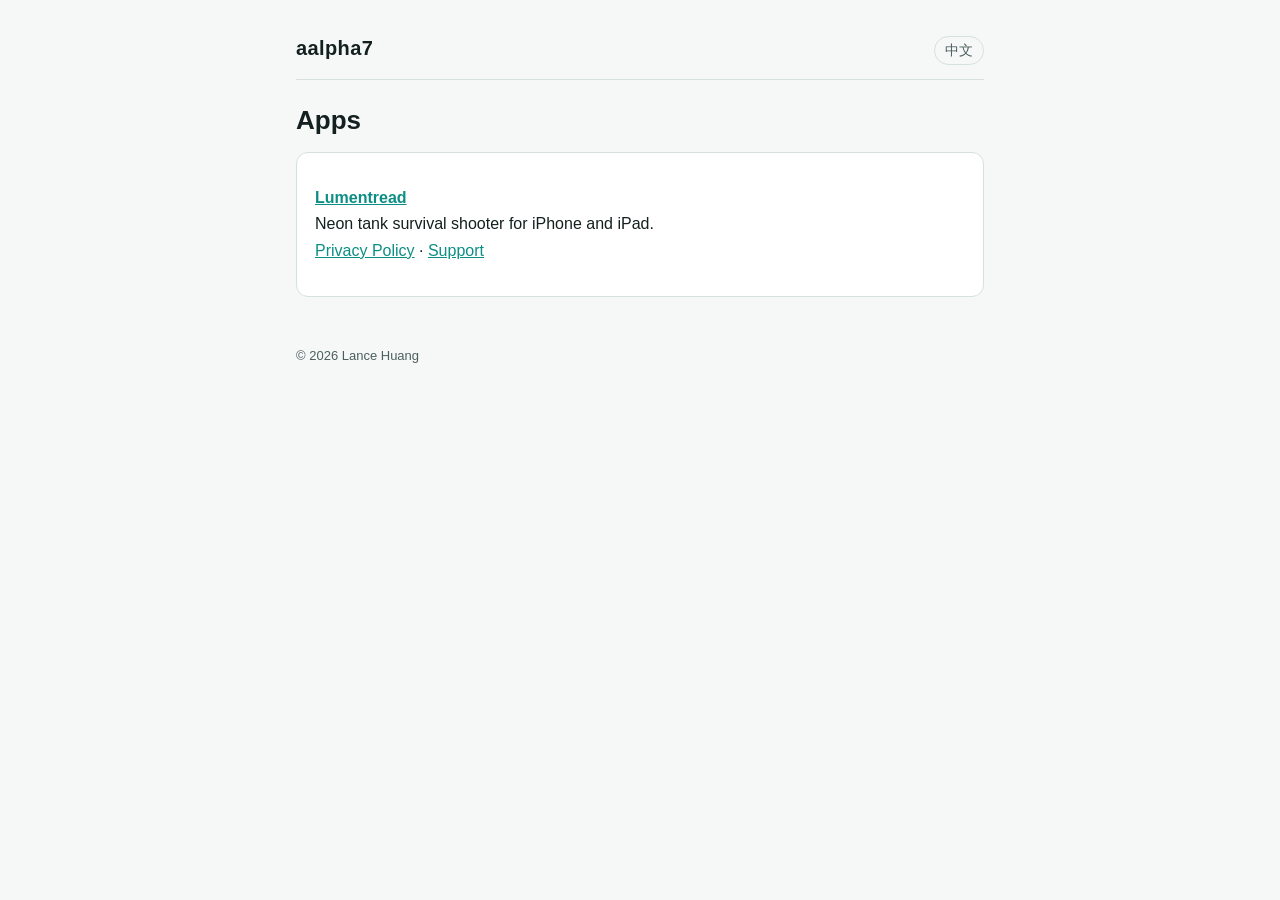
<file: index.html>
<!doctype html>
<html lang="en">
<head><meta charset="utf-8"><meta name="viewport" content="width=device-width, initial-scale=1"><title>aalpha7 apps</title><link rel="stylesheet" href="style.css"></head>
<body><main>
<header><a class="name" href="./">aalpha7</a><nav></nav><a class="switch" href="zh/" lang="zh-CN">中文</a></header>
<h1>Apps</h1>
<div class="card">
<p><a href="lumentread/"><b>Lumentread</b></a><br>Neon tank survival shooter for iPhone and iPad.<br><a href="lumentread/privacy.html">Privacy Policy</a> · <a href="lumentread/support.html">Support</a></p>
</div>
<footer>© 2026 Lance Huang</footer>
</main></body></html>
</file>
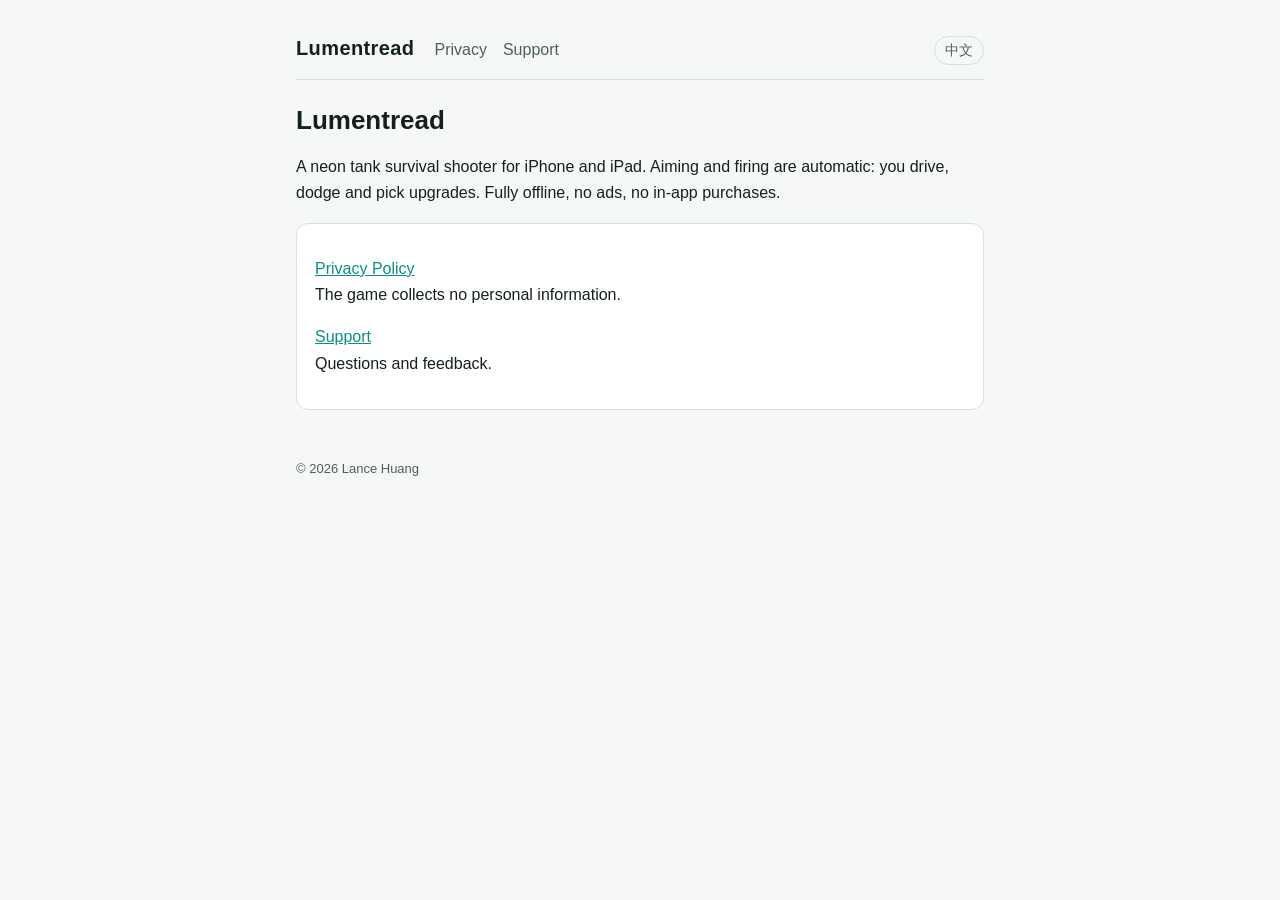
<file: lumentread/index.html>
<!doctype html>
<html lang="en">
<head><meta charset="utf-8"><meta name="viewport" content="width=device-width, initial-scale=1"><title>Lumentread</title><link rel="stylesheet" href="../style.css"></head>
<body><main>
<header><a class="name" href="./">Lumentread</a><nav><a href="privacy.html">Privacy</a><a href="support.html">Support</a></nav><a class="switch" href="zh/" lang="zh-CN">中文</a></header>
<h1>Lumentread</h1>
<p>A neon tank survival shooter for iPhone and iPad. Aiming and firing are automatic: you drive, dodge and pick upgrades. Fully offline, no ads, no in-app purchases.</p>
<div class="card">
<p><a href="privacy.html">Privacy Policy</a><br>The game collects no personal information.</p>
<p><a href="support.html">Support</a><br>Questions and feedback.</p>
</div>
<footer>© 2026 Lance Huang</footer>
</main></body></html>
</file>
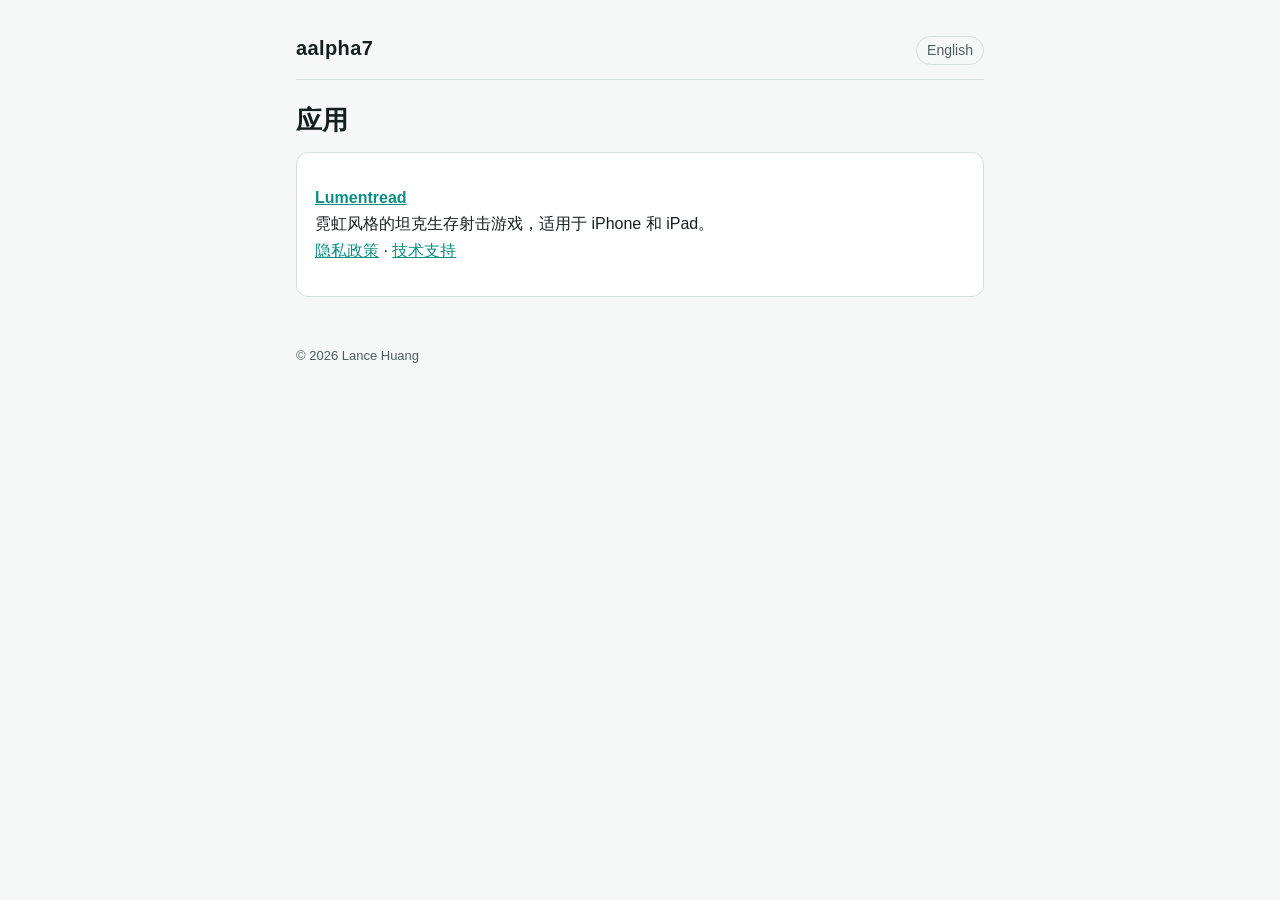
<file: zh/index.html>
<!doctype html>
<html lang="zh-CN">
<head><meta charset="utf-8"><meta name="viewport" content="width=device-width, initial-scale=1"><title>aalpha7 应用</title><link rel="stylesheet" href="../style.css"></head>
<body><main>
<header><a class="name" href="./">aalpha7</a><nav></nav><a class="switch" href="../" lang="en">English</a></header>
<h1>应用</h1>
<div class="card">
<p><a href="../lumentread/zh/"><b>Lumentread</b></a><br>霓虹风格的坦克生存射击游戏，适用于 iPhone 和 iPad。<br><a href="../lumentread/zh/privacy.html">隐私政策</a> · <a href="../lumentread/zh/support.html">技术支持</a></p>
</div>
<footer>© 2026 Lance Huang</footer>
</main></body></html>
</file>
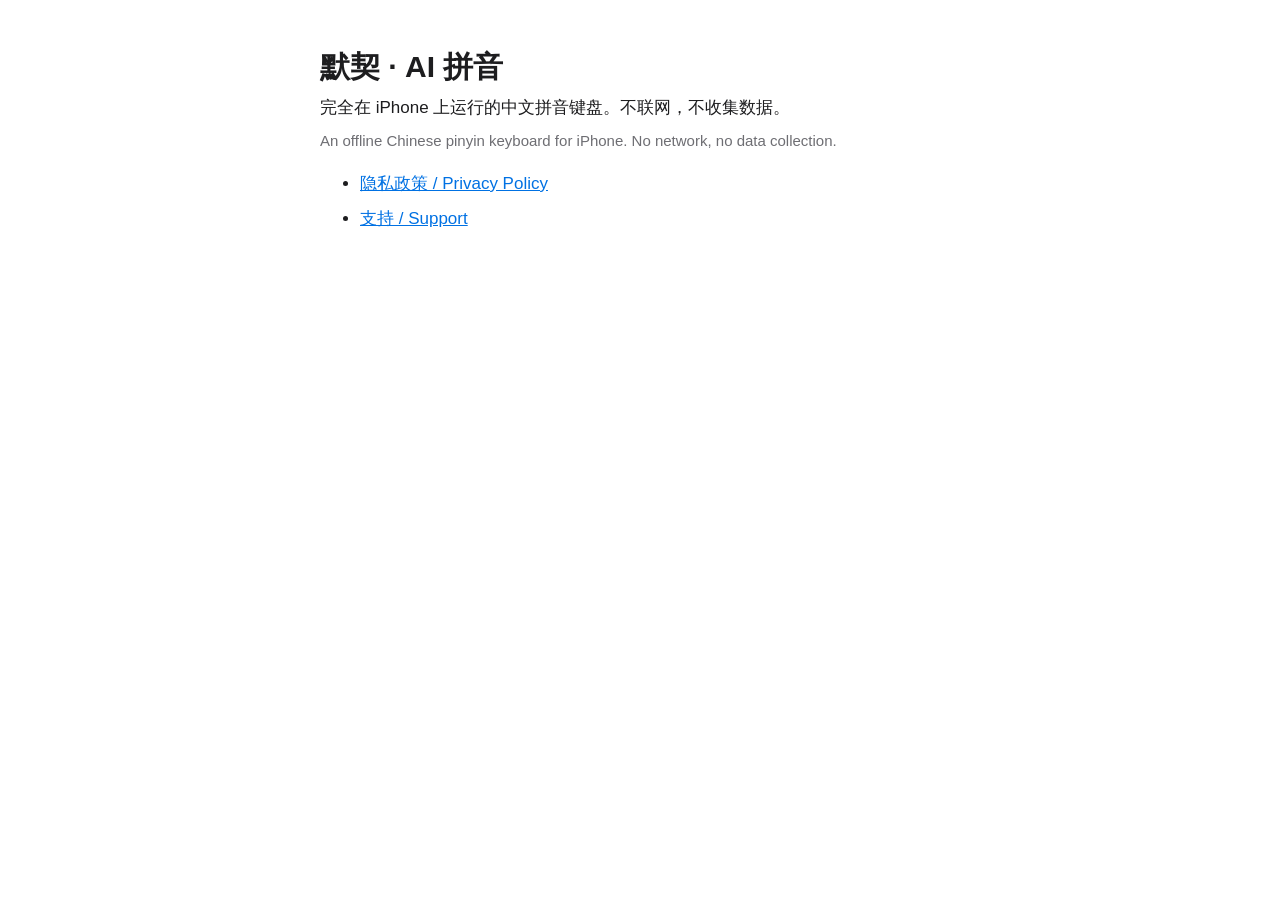
<file: zhime/index.html>
<!DOCTYPE html>
<html lang="zh-Hans">
<head>
<meta charset="utf-8">
<meta name="viewport" content="width=device-width, initial-scale=1">
<title>默契 · AI 拼音</title>
<link rel="stylesheet" href="style.css">
</head>
<body>
<main>
<h1>默契 · AI 拼音</h1>
<p>完全在 iPhone 上运行的中文拼音键盘。不联网，不收集数据。</p>
<p class="muted">An offline Chinese pinyin keyboard for iPhone. No network, no data collection.</p>
<ul>
<li><a href="privacy.html">隐私政策 / Privacy Policy</a></li>
<li><a href="support.html">支持 / Support</a></li>
</ul>
</main>
</body>
</html>
</file>
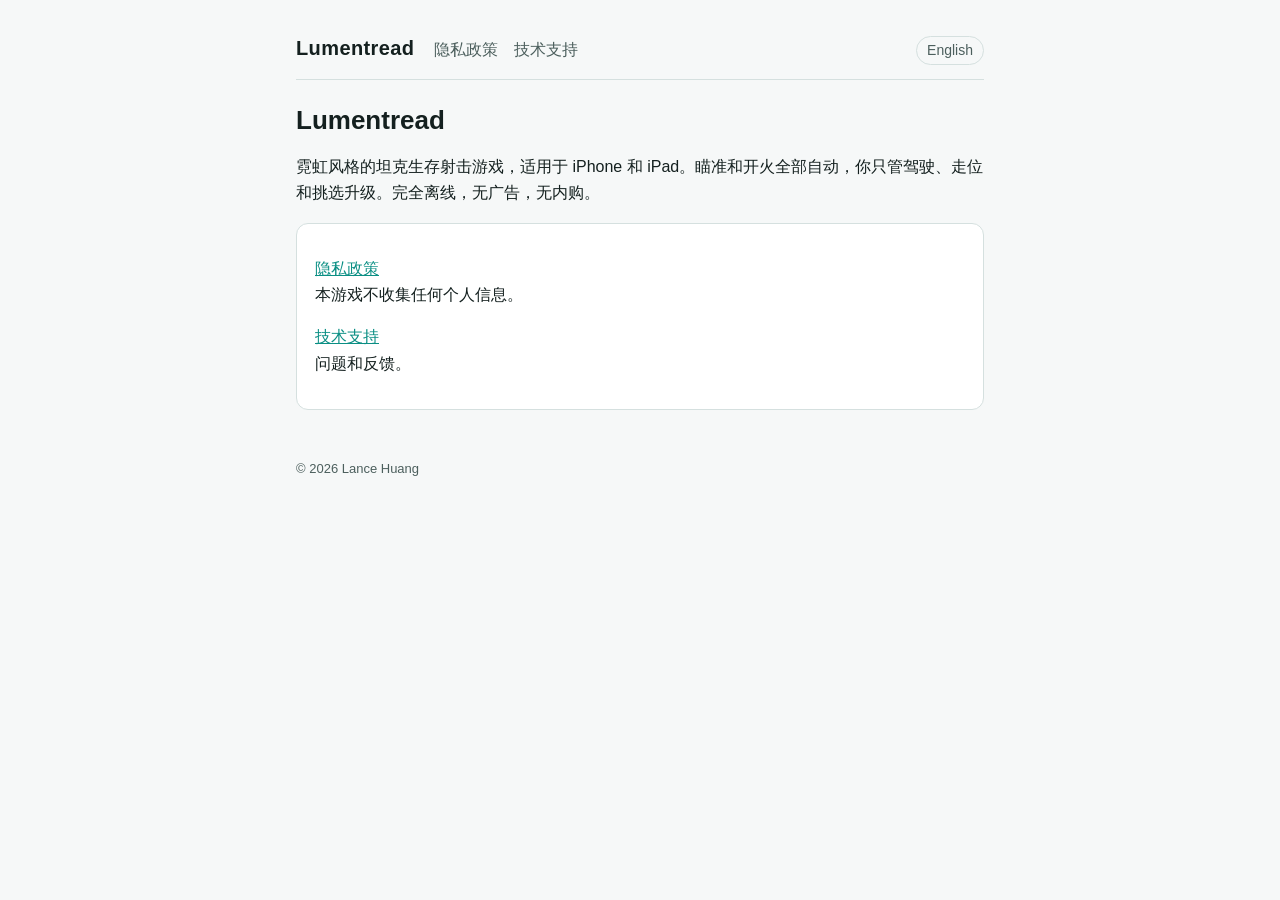
<file: lumentread/zh/index.html>
<!doctype html>
<html lang="zh-CN">
<head><meta charset="utf-8"><meta name="viewport" content="width=device-width, initial-scale=1"><title>Lumentread</title><link rel="stylesheet" href="../../style.css"></head>
<body><main>
<header><a class="name" href="./">Lumentread</a><nav><a href="privacy.html">隐私政策</a><a href="support.html">技术支持</a></nav><a class="switch" href="../" lang="en">English</a></header>
<h1>Lumentread</h1>
<p>霓虹风格的坦克生存射击游戏，适用于 iPhone 和 iPad。瞄准和开火全部自动，你只管驾驶、走位和挑选升级。完全离线，无广告，无内购。</p>
<div class="card">
<p><a href="privacy.html">隐私政策</a><br>本游戏不收集任何个人信息。</p>
<p><a href="support.html">技术支持</a><br>问题和反馈。</p>
</div>
<footer>© 2026 Lance Huang</footer>
</main></body></html>
</file>
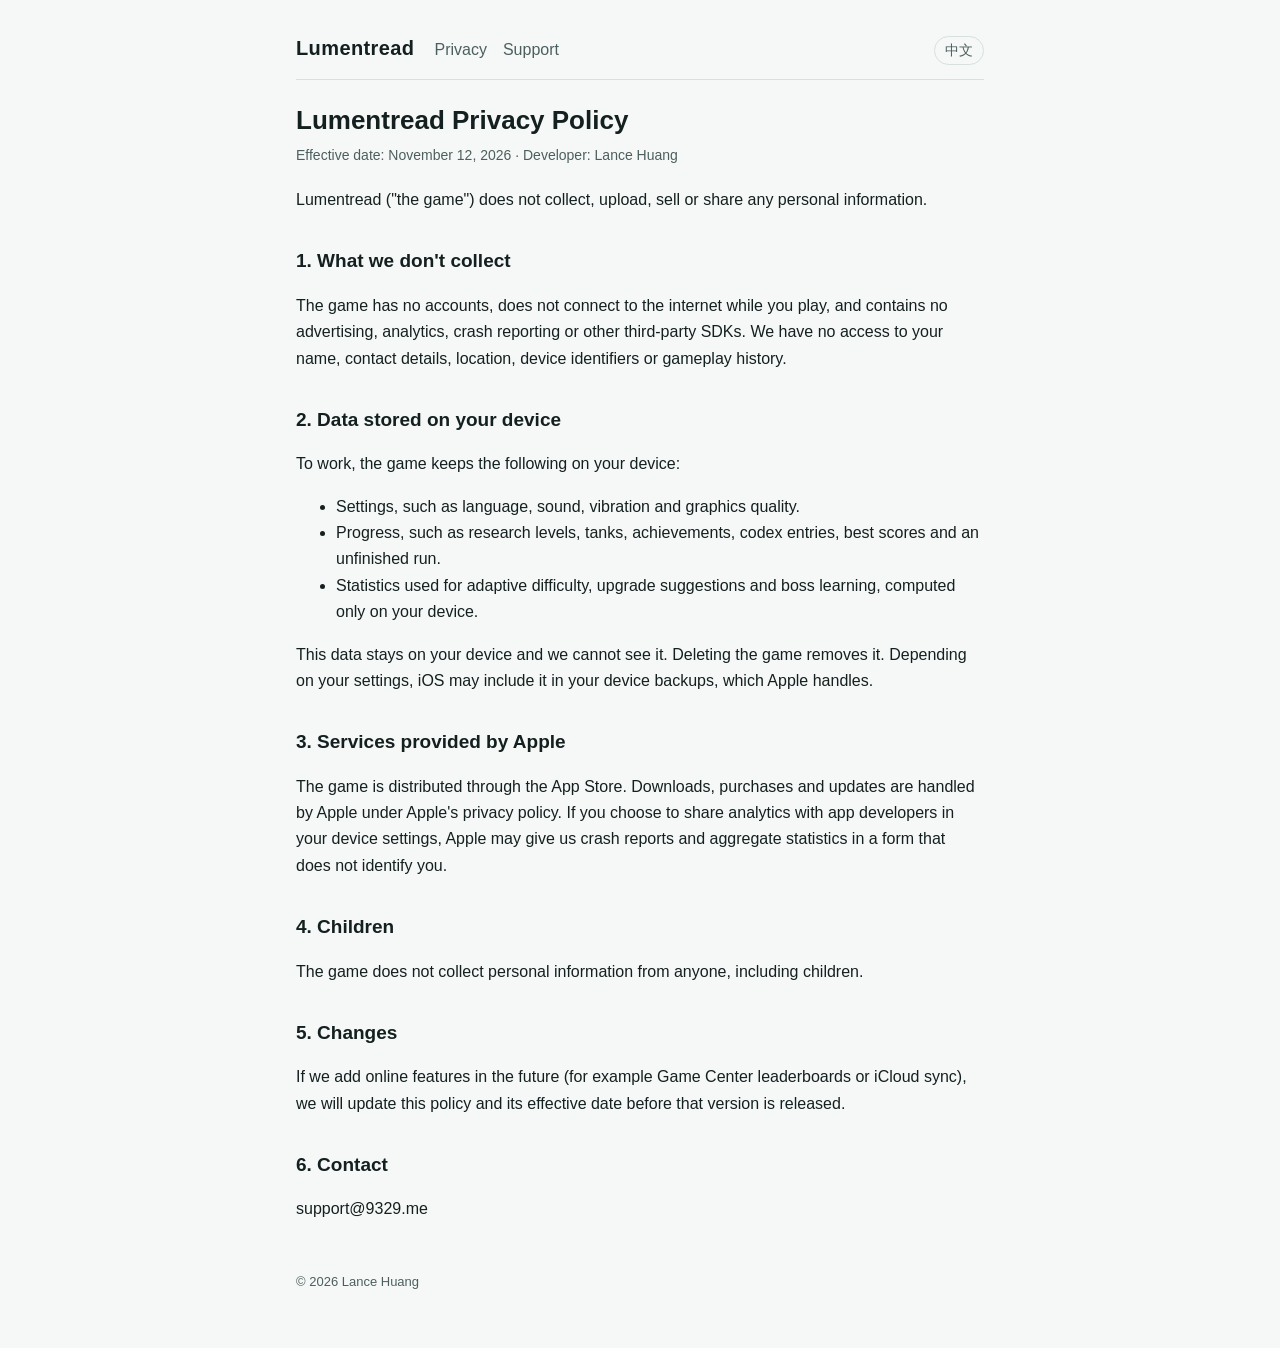
<file: lumentread/privacy.html>
<!doctype html>
<html lang="en">
<head><meta charset="utf-8"><meta name="viewport" content="width=device-width, initial-scale=1"><title>Lumentread Privacy Policy</title><link rel="stylesheet" href="../style.css"></head>
<body><main>
<header><a class="name" href="./">Lumentread</a><nav><a href="privacy.html">Privacy</a><a href="support.html">Support</a></nav><a class="switch" href="zh/privacy.html" lang="zh-CN">中文</a></header>
<h1>Lumentread Privacy Policy</h1>
<p class="meta">Effective date: November 12, 2026 · Developer: Lance Huang</p>
<p>Lumentread ("the game") does not collect, upload, sell or share any personal information.</p>
<h2>1. What we don't collect</h2>
<p>The game has no accounts, does not connect to the internet while you play, and contains no advertising, analytics, crash reporting or other third-party SDKs. We have no access to your name, contact details, location, device identifiers or gameplay history.</p>
<h2>2. Data stored on your device</h2>
<p>To work, the game keeps the following on your device:</p>
<ul>
<li>Settings, such as language, sound, vibration and graphics quality.</li>
<li>Progress, such as research levels, tanks, achievements, codex entries, best scores and an unfinished run.</li>
<li>Statistics used for adaptive difficulty, upgrade suggestions and boss learning, computed only on your device.</li>
</ul>
<p>This data stays on your device and we cannot see it. Deleting the game removes it. Depending on your settings, iOS may include it in your device backups, which Apple handles.</p>
<h2>3. Services provided by Apple</h2>
<p>The game is distributed through the App Store. Downloads, purchases and updates are handled by Apple under Apple's privacy policy. If you choose to share analytics with app developers in your device settings, Apple may give us crash reports and aggregate statistics in a form that does not identify you.</p>
<h2>4. Children</h2>
<p>The game does not collect personal information from anyone, including children.</p>
<h2>5. Changes</h2>
<p>If we add online features in the future (for example Game Center leaderboards or iCloud sync), we will update this policy and its effective date before that version is released.</p>
<h2>6. Contact</h2>
<p>support@9329.me</p>
<footer>© 2026 Lance Huang</footer>
</main></body></html>
</file>
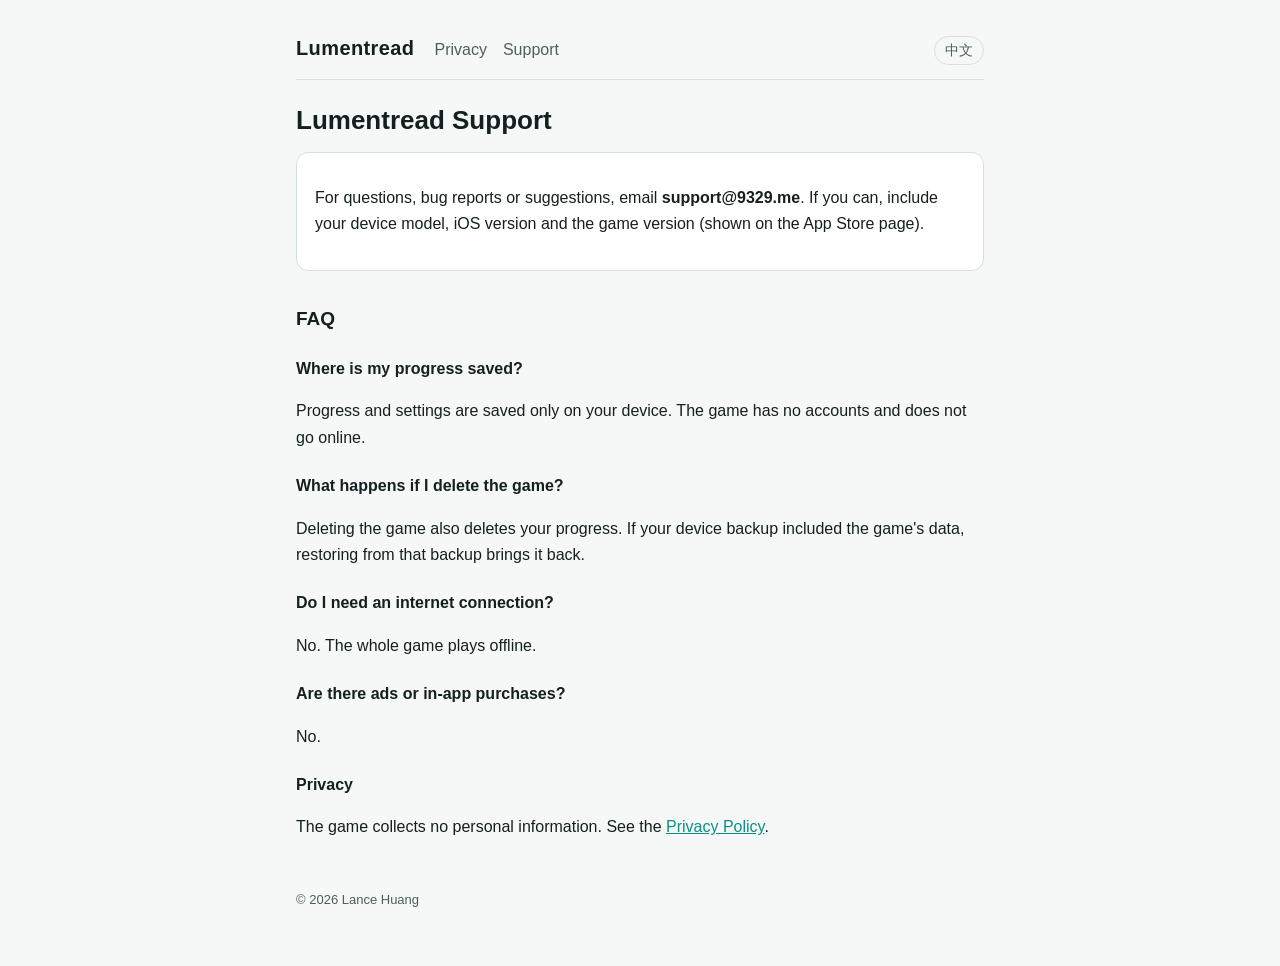
<file: lumentread/support.html>
<!doctype html>
<html lang="en">
<head><meta charset="utf-8"><meta name="viewport" content="width=device-width, initial-scale=1"><title>Lumentread Support</title><link rel="stylesheet" href="../style.css"></head>
<body><main>
<header><a class="name" href="./">Lumentread</a><nav><a href="privacy.html">Privacy</a><a href="support.html">Support</a></nav><a class="switch" href="zh/support.html" lang="zh-CN">中文</a></header>
<h1>Lumentread Support</h1>
<div class="card"><p>For questions, bug reports or suggestions, email <b>support@9329.me</b>. If you can, include your device model, iOS version and the game version (shown on the App Store page).</p></div>
<h2>FAQ</h2>
<h3>Where is my progress saved?</h3>
<p>Progress and settings are saved only on your device. The game has no accounts and does not go online.</p>
<h3>What happens if I delete the game?</h3>
<p>Deleting the game also deletes your progress. If your device backup included the game's data, restoring from that backup brings it back.</p>
<h3>Do I need an internet connection?</h3>
<p>No. The whole game plays offline.</p>
<h3>Are there ads or in-app purchases?</h3>
<p>No.</p>
<h3>Privacy</h3>
<p>The game collects no personal information. See the <a href="privacy.html">Privacy Policy</a>.</p>
<footer>© 2026 Lance Huang</footer>
</main></body></html>
</file>
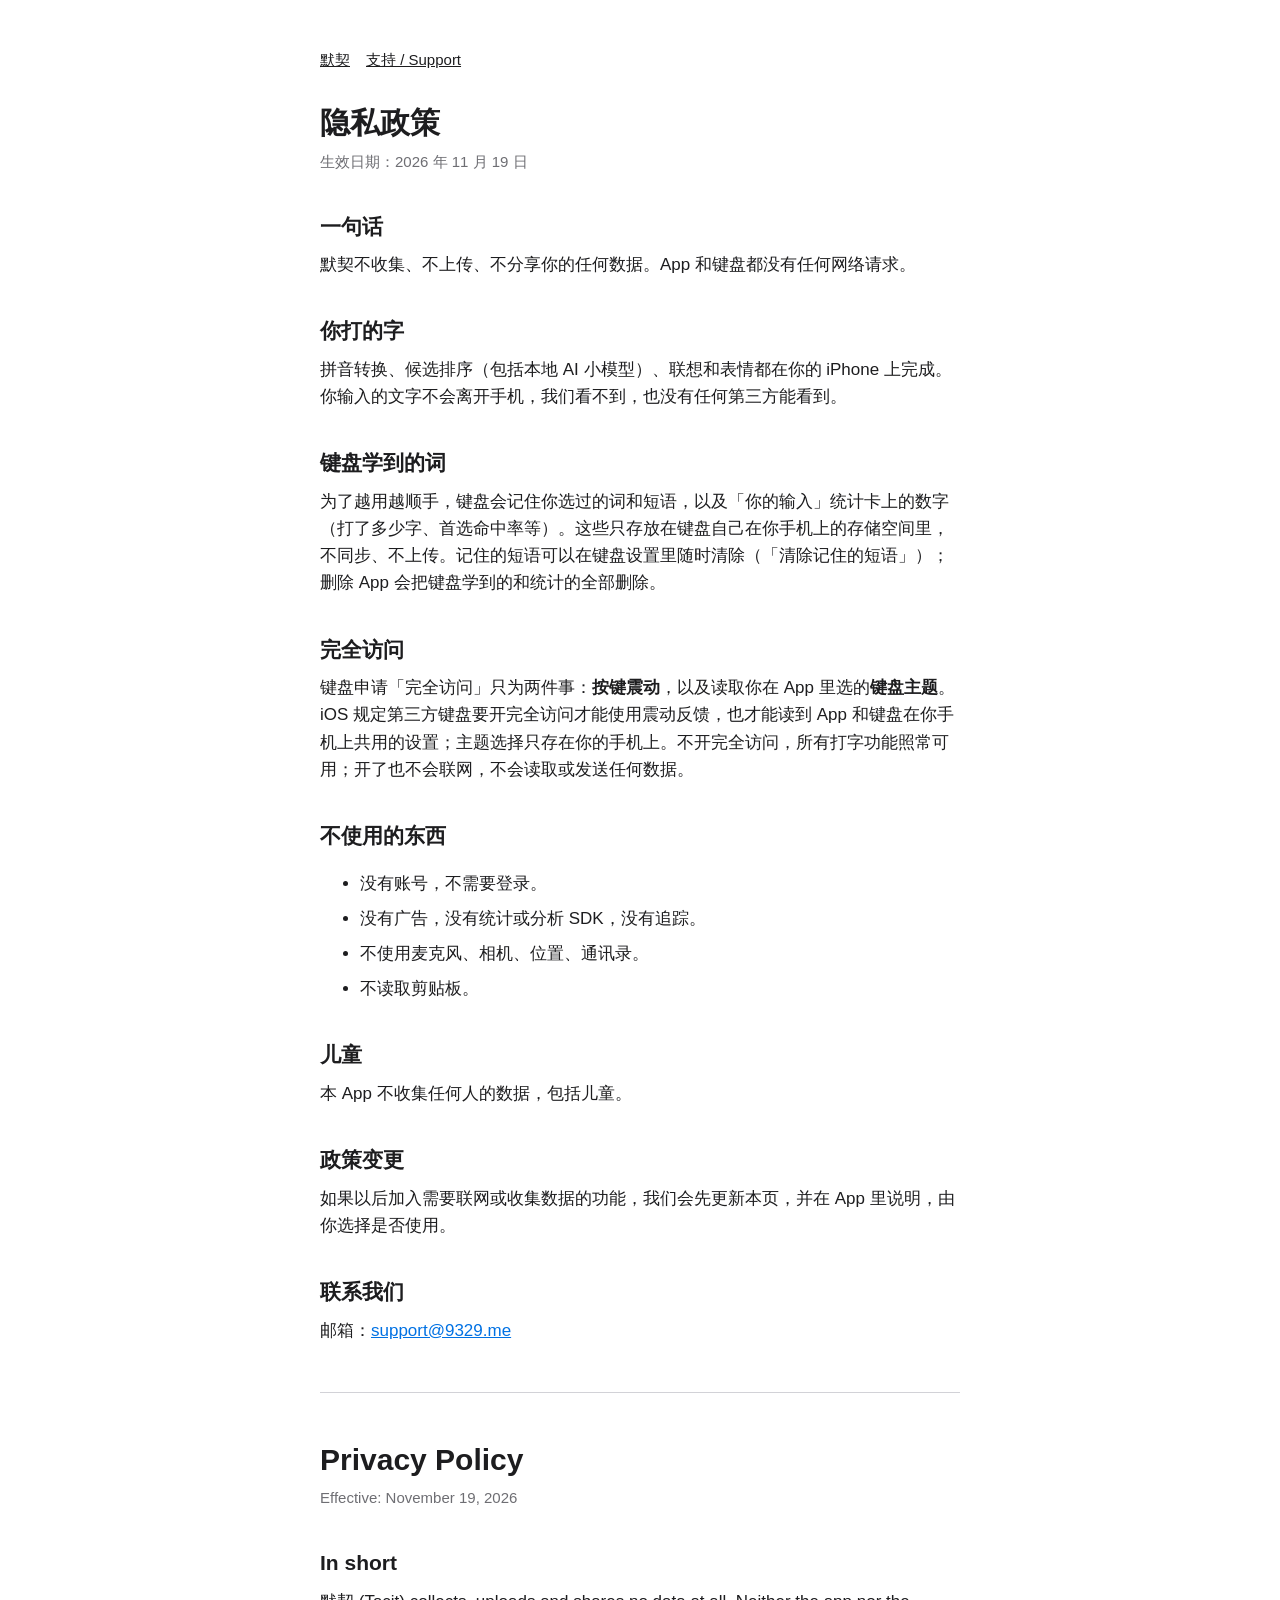
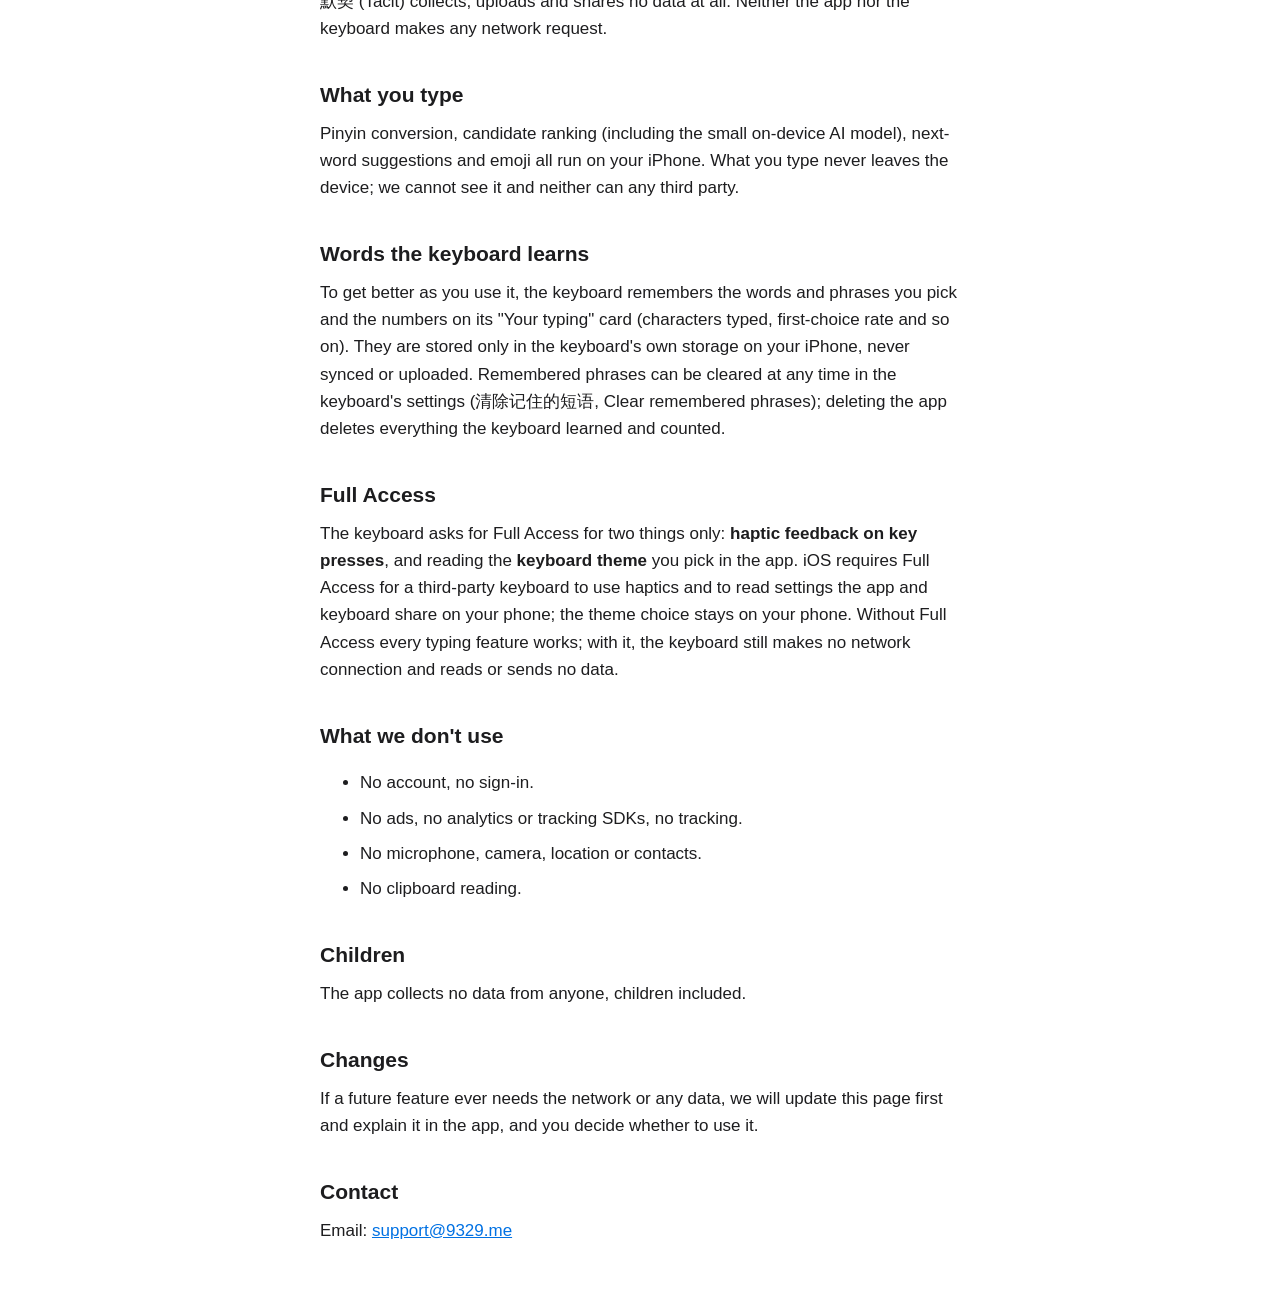
<file: zhime/privacy.html>
<!DOCTYPE html>
<html lang="zh-Hans">
<head>
<meta charset="utf-8">
<meta name="viewport" content="width=device-width, initial-scale=1">
<title>隐私政策 · Privacy Policy</title>
<link rel="stylesheet" href="style.css">
</head>
<body>
<main>
<nav><a href="index.html">默契</a><a href="support.html">支持 / Support</a></nav>

<h1>隐私政策</h1>
<p class="muted">生效日期：2026 年 11 月 19 日</p>

<h2>一句话</h2>
<p>默契不收集、不上传、不分享你的任何数据。App 和键盘都没有任何网络请求。</p>

<h2>你打的字</h2>
<p>拼音转换、候选排序（包括本地 AI 小模型）、联想和表情都在你的 iPhone 上完成。你输入的文字不会离开手机，我们看不到，也没有任何第三方能看到。</p>

<h2>键盘学到的词</h2>
<p>为了越用越顺手，键盘会记住你选过的词和短语，以及「你的输入」统计卡上的数字（打了多少字、首选命中率等）。这些只存放在键盘自己在你手机上的存储空间里，不同步、不上传。记住的短语可以在键盘设置里随时清除（「清除记住的短语」）；删除 App 会把键盘学到的和统计的全部删除。</p>

<h2>完全访问</h2>
<p>键盘申请「完全访问」只为两件事：<strong>按键震动</strong>，以及读取你在 App 里选的<strong>键盘主题</strong>。iOS 规定第三方键盘要开完全访问才能使用震动反馈，也才能读到 App 和键盘在你手机上共用的设置；主题选择只存在你的手机上。不开完全访问，所有打字功能照常可用；开了也不会联网，不会读取或发送任何数据。</p>

<h2>不使用的东西</h2>
<ul>
<li>没有账号，不需要登录。</li>
<li>没有广告，没有统计或分析 SDK，没有追踪。</li>
<li>不使用麦克风、相机、位置、通讯录。</li>
<li>不读取剪贴板。</li>
</ul>

<h2>儿童</h2>
<p>本 App 不收集任何人的数据，包括儿童。</p>

<h2>政策变更</h2>
<p>如果以后加入需要联网或收集数据的功能，我们会先更新本页，并在 App 里说明，由你选择是否使用。</p>

<h2>联系我们</h2>
<p>邮箱：<a href="mailto:support@9329.me">support@9329.me</a></p>

<hr>

<h1 lang="en">Privacy Policy</h1>
<div lang="en">
<p class="muted">Effective: November 19, 2026</p>

<h2>In short</h2>
<p>默契 (Tacit) collects, uploads and shares no data at all. Neither the app nor the keyboard makes any network request.</p>

<h2>What you type</h2>
<p>Pinyin conversion, candidate ranking (including the small on-device AI model), next-word suggestions and emoji all run on your iPhone. What you type never leaves the device; we cannot see it and neither can any third party.</p>

<h2>Words the keyboard learns</h2>
<p>To get better as you use it, the keyboard remembers the words and phrases you pick and the numbers on its "Your typing" card (characters typed, first-choice rate and so on). They are stored only in the keyboard's own storage on your iPhone, never synced or uploaded. Remembered phrases can be cleared at any time in the keyboard's settings (清除记住的短语, Clear remembered phrases); deleting the app deletes everything the keyboard learned and counted.</p>

<h2>Full Access</h2>
<p>The keyboard asks for Full Access for two things only: <strong>haptic feedback on key presses</strong>, and reading the <strong>keyboard theme</strong> you pick in the app. iOS requires Full Access for a third-party keyboard to use haptics and to read settings the app and keyboard share on your phone; the theme choice stays on your phone. Without Full Access every typing feature works; with it, the keyboard still makes no network connection and reads or sends no data.</p>

<h2>What we don't use</h2>
<ul>
<li>No account, no sign-in.</li>
<li>No ads, no analytics or tracking SDKs, no tracking.</li>
<li>No microphone, camera, location or contacts.</li>
<li>No clipboard reading.</li>
</ul>

<h2>Children</h2>
<p>The app collects no data from anyone, children included.</p>

<h2>Changes</h2>
<p>If a future feature ever needs the network or any data, we will update this page first and explain it in the app, and you decide whether to use it.</p>

<h2>Contact</h2>
<p>Email: <a href="mailto:support@9329.me">support@9329.me</a></p>
</div>
</main>
</body>
</html>
</file>
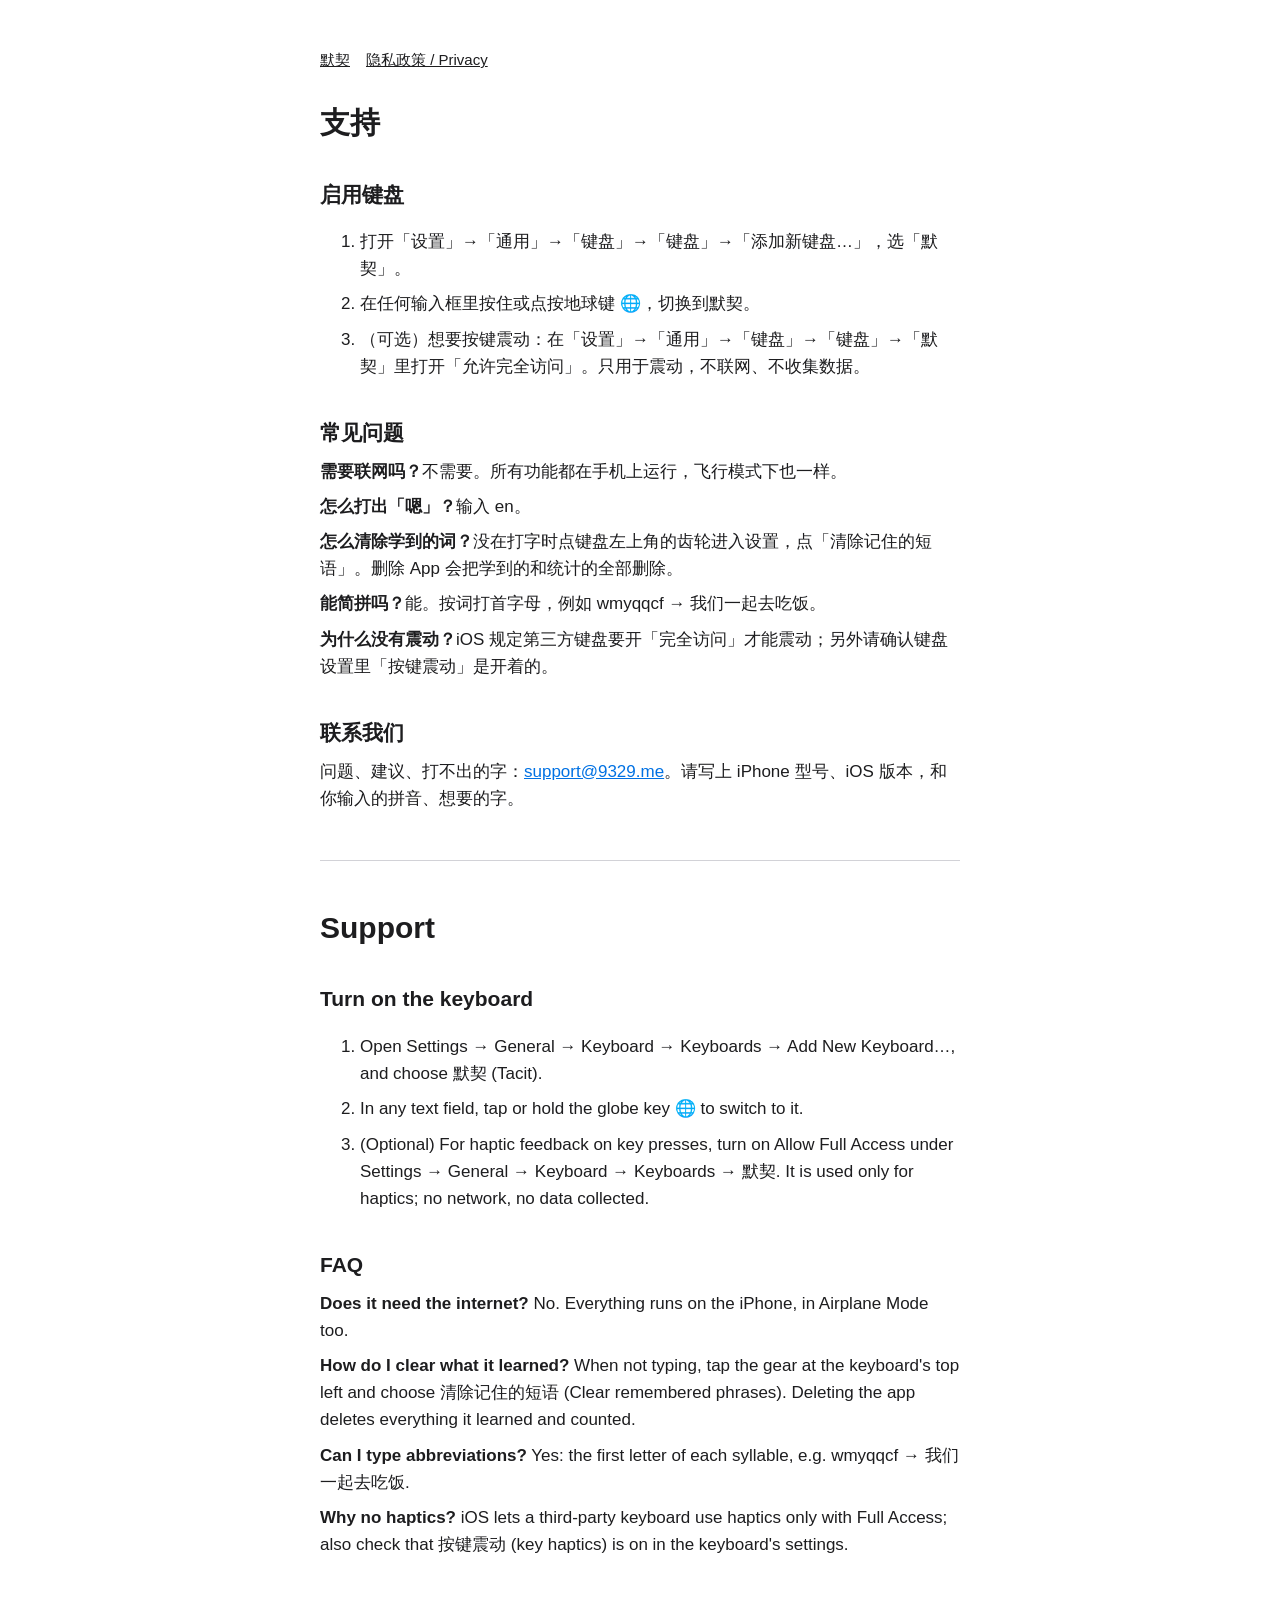
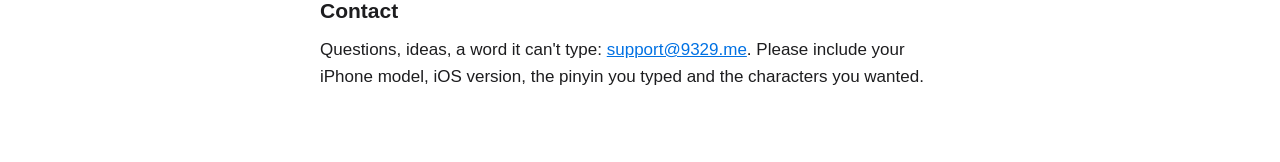
<file: zhime/support.html>
<!DOCTYPE html>
<html lang="zh-Hans">
<head>
<meta charset="utf-8">
<meta name="viewport" content="width=device-width, initial-scale=1">
<title>支持 · Support</title>
<link rel="stylesheet" href="style.css">
</head>
<body>
<main>
<nav><a href="index.html">默契</a><a href="privacy.html">隐私政策 / Privacy</a></nav>

<h1>支持</h1>

<h2>启用键盘</h2>
<ol>
<li>打开「设置」→「通用」→「键盘」→「键盘」→「添加新键盘…」，选「默契」。</li>
<li>在任何输入框里按住或点按地球键 🌐，切换到默契。</li>
<li>（可选）想要按键震动：在「设置」→「通用」→「键盘」→「键盘」→「默契」里打开「允许完全访问」。只用于震动，不联网、不收集数据。</li>
</ol>

<h2>常见问题</h2>
<p><strong>需要联网吗？</strong>不需要。所有功能都在手机上运行，飞行模式下也一样。</p>
<p><strong>怎么打出「嗯」？</strong>输入 en。</p>
<p><strong>怎么清除学到的词？</strong>没在打字时点键盘左上角的齿轮进入设置，点「清除记住的短语」。删除 App 会把学到的和统计的全部删除。</p>
<p><strong>能简拼吗？</strong>能。按词打首字母，例如 wmyqqcf → 我们一起去吃饭。</p>
<p><strong>为什么没有震动？</strong>iOS 规定第三方键盘要开「完全访问」才能震动；另外请确认键盘设置里「按键震动」是开着的。</p>

<h2>联系我们</h2>
<p>问题、建议、打不出的字：<a href="mailto:support@9329.me">support@9329.me</a>。请写上 iPhone 型号、iOS 版本，和你输入的拼音、想要的字。</p>

<hr>

<div lang="en">
<h1>Support</h1>

<h2>Turn on the keyboard</h2>
<ol>
<li>Open Settings → General → Keyboard → Keyboards → Add New Keyboard…, and choose 默契 (Tacit).</li>
<li>In any text field, tap or hold the globe key 🌐 to switch to it.</li>
<li>(Optional) For haptic feedback on key presses, turn on Allow Full Access under Settings → General → Keyboard → Keyboards → 默契. It is used only for haptics; no network, no data collected.</li>
</ol>

<h2>FAQ</h2>
<p><strong>Does it need the internet?</strong> No. Everything runs on the iPhone, in Airplane Mode too.</p>
<p><strong>How do I clear what it learned?</strong> When not typing, tap the gear at the keyboard's top left and choose 清除记住的短语 (Clear remembered phrases). Deleting the app deletes everything it learned and counted.</p>
<p><strong>Can I type abbreviations?</strong> Yes: the first letter of each syllable, e.g. wmyqqcf → 我们一起去吃饭.</p>
<p><strong>Why no haptics?</strong> iOS lets a third-party keyboard use haptics only with Full Access; also check that 按键震动 (key haptics) is on in the keyboard's settings.</p>

<h2>Contact</h2>
<p>Questions, ideas, a word it can't type: <a href="mailto:support@9329.me">support@9329.me</a>. Please include your iPhone model, iOS version, the pinyin you typed and the characters you wanted.</p>
</div>
</main>
</body>
</html>
</file>
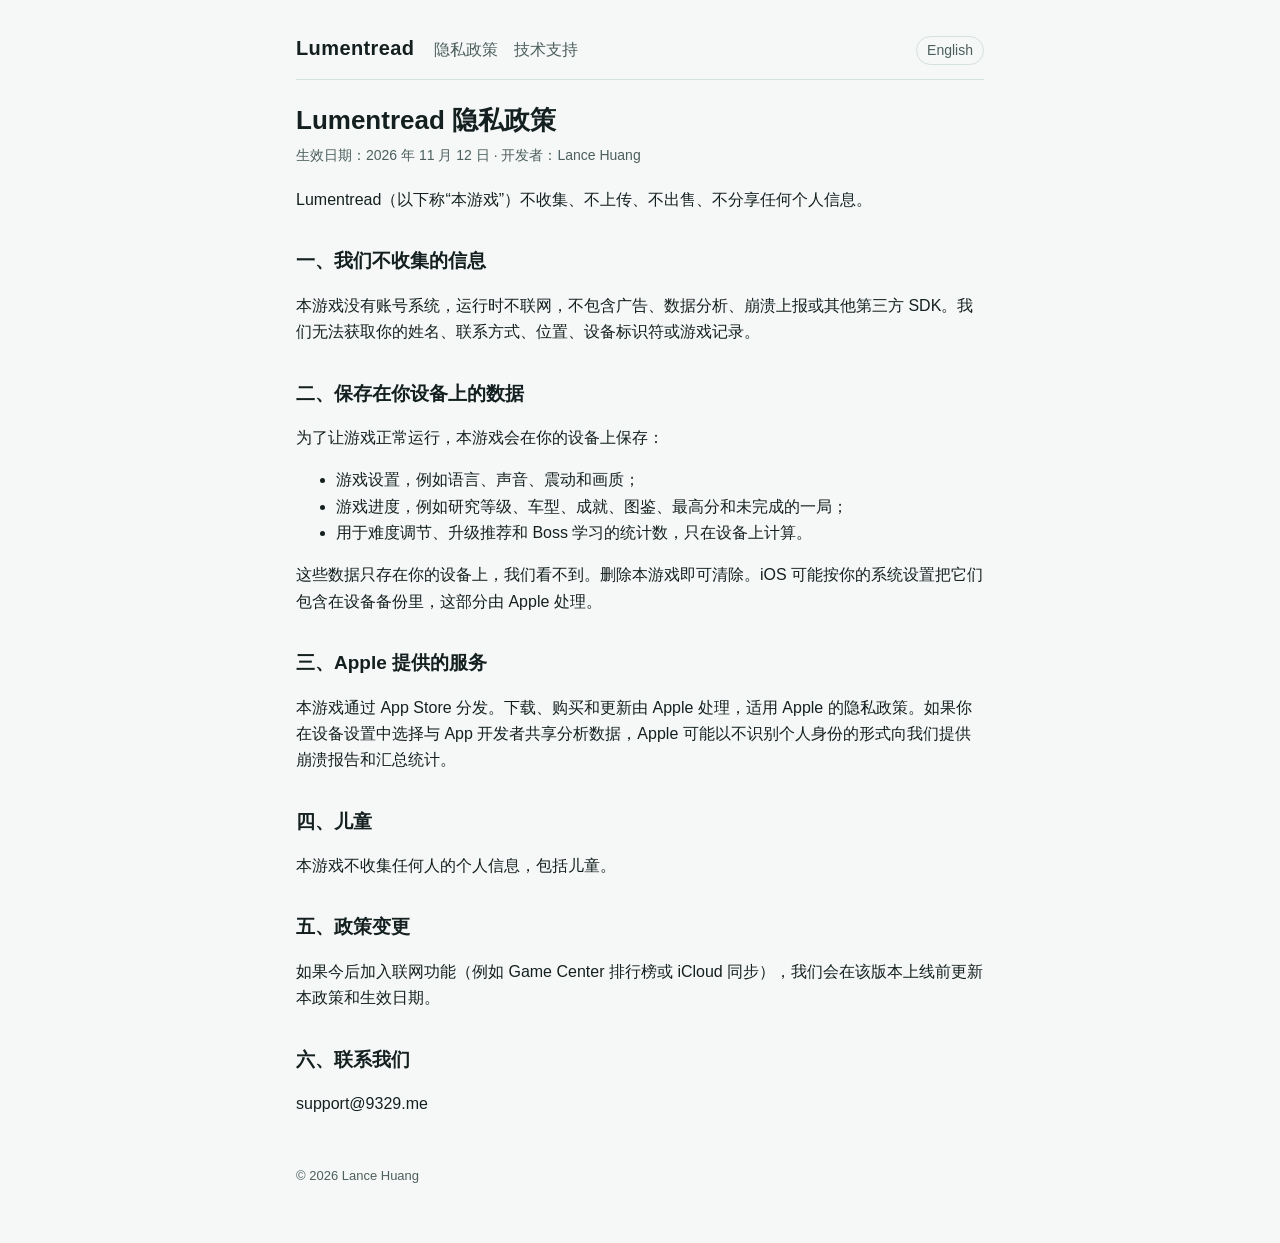
<file: lumentread/zh/privacy.html>
<!doctype html>
<html lang="zh-CN">
<head><meta charset="utf-8"><meta name="viewport" content="width=device-width, initial-scale=1"><title>Lumentread 隐私政策</title><link rel="stylesheet" href="../../style.css"></head>
<body><main>
<header><a class="name" href="./">Lumentread</a><nav><a href="privacy.html">隐私政策</a><a href="support.html">技术支持</a></nav><a class="switch" href="../privacy.html" lang="en">English</a></header>
<h1>Lumentread 隐私政策</h1>
<p class="meta">生效日期：2026 年 11 月 12 日 · 开发者：Lance Huang</p>
<p>Lumentread（以下称“本游戏”）不收集、不上传、不出售、不分享任何个人信息。</p>
<h2>一、我们不收集的信息</h2>
<p>本游戏没有账号系统，运行时不联网，不包含广告、数据分析、崩溃上报或其他第三方 SDK。我们无法获取你的姓名、联系方式、位置、设备标识符或游戏记录。</p>
<h2>二、保存在你设备上的数据</h2>
<p>为了让游戏正常运行，本游戏会在你的设备上保存：</p>
<ul>
<li>游戏设置，例如语言、声音、震动和画质；</li>
<li>游戏进度，例如研究等级、车型、成就、图鉴、最高分和未完成的一局；</li>
<li>用于难度调节、升级推荐和 Boss 学习的统计数，只在设备上计算。</li>
</ul>
<p>这些数据只存在你的设备上，我们看不到。删除本游戏即可清除。iOS 可能按你的系统设置把它们包含在设备备份里，这部分由 Apple 处理。</p>
<h2>三、Apple 提供的服务</h2>
<p>本游戏通过 App Store 分发。下载、购买和更新由 Apple 处理，适用 Apple 的隐私政策。如果你在设备设置中选择与 App 开发者共享分析数据，Apple 可能以不识别个人身份的形式向我们提供崩溃报告和汇总统计。</p>
<h2>四、儿童</h2>
<p>本游戏不收集任何人的个人信息，包括儿童。</p>
<h2>五、政策变更</h2>
<p>如果今后加入联网功能（例如 Game Center 排行榜或 iCloud 同步），我们会在该版本上线前更新本政策和生效日期。</p>
<h2>六、联系我们</h2>
<p>support@9329.me</p>
<footer>© 2026 Lance Huang</footer>
</main></body></html>
</file>
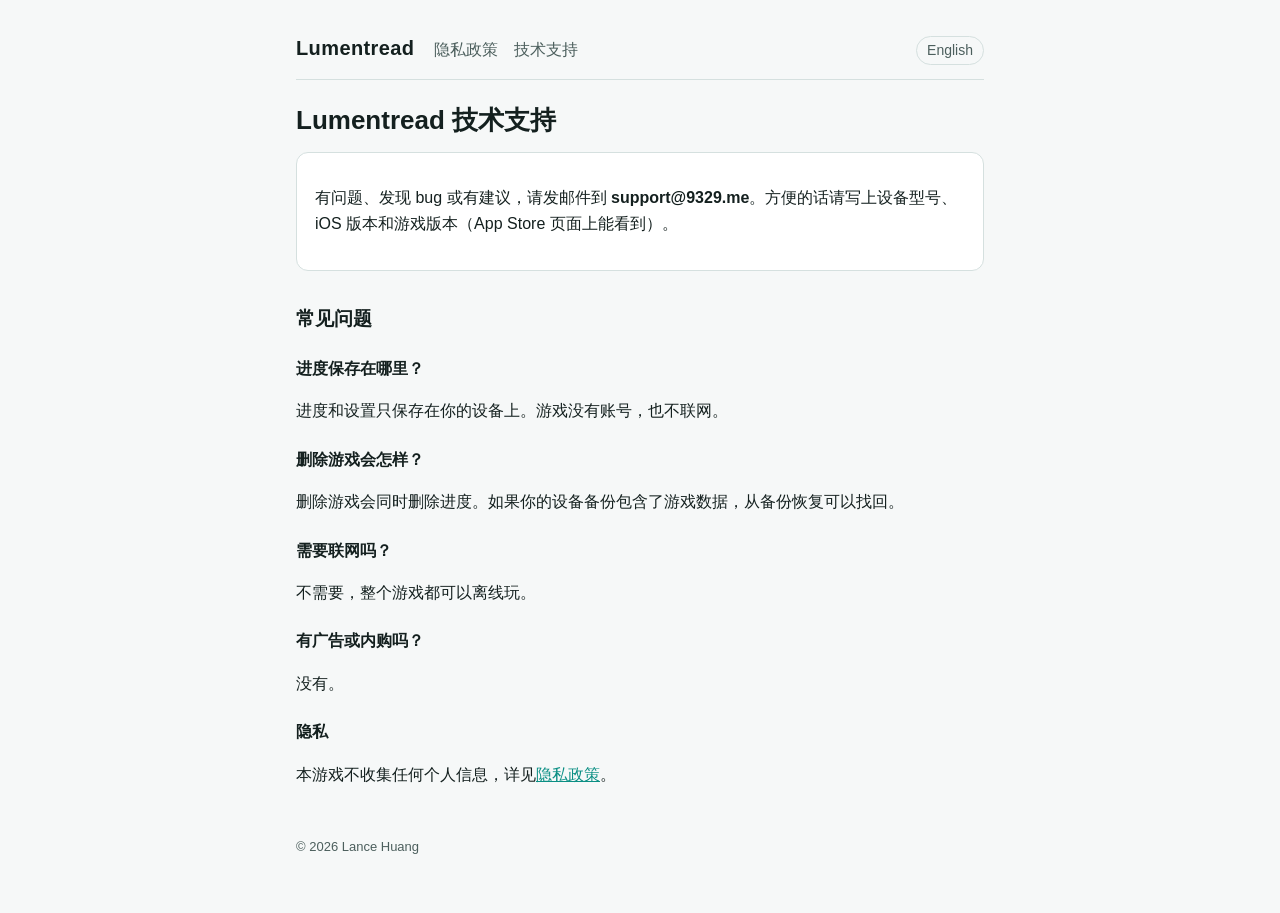
<file: lumentread/zh/support.html>
<!doctype html>
<html lang="zh-CN">
<head><meta charset="utf-8"><meta name="viewport" content="width=device-width, initial-scale=1"><title>Lumentread 技术支持</title><link rel="stylesheet" href="../../style.css"></head>
<body><main>
<header><a class="name" href="./">Lumentread</a><nav><a href="privacy.html">隐私政策</a><a href="support.html">技术支持</a></nav><a class="switch" href="../support.html" lang="en">English</a></header>
<h1>Lumentread 技术支持</h1>
<div class="card"><p>有问题、发现 bug 或有建议，请发邮件到 <b>support@9329.me</b>。方便的话请写上设备型号、iOS 版本和游戏版本（App Store 页面上能看到）。</p></div>
<h2>常见问题</h2>
<h3>进度保存在哪里？</h3>
<p>进度和设置只保存在你的设备上。游戏没有账号，也不联网。</p>
<h3>删除游戏会怎样？</h3>
<p>删除游戏会同时删除进度。如果你的设备备份包含了游戏数据，从备份恢复可以找回。</p>
<h3>需要联网吗？</h3>
<p>不需要，整个游戏都可以离线玩。</p>
<h3>有广告或内购吗？</h3>
<p>没有。</p>
<h3>隐私</h3>
<p>本游戏不收集任何个人信息，详见<a href="privacy.html">隐私政策</a>。</p>
<footer>© 2026 Lance Huang</footer>
</main></body></html>
</file>
<file: style.css>
:root{--bg:#f6f8f8;--fg:#14201f;--muted:#4c5f5d;--accent:#0b8f84;--line:#d5e0df;--card:#ffffff}
@media (prefers-color-scheme:dark){:root{--bg:#071211;--fg:#e3f4f2;--muted:#9bb8b4;--accent:#39f0e0;--line:#1d3432;--card:#0d1e1c}}
*{box-sizing:border-box}
body{margin:0;background:var(--bg);color:var(--fg);font:16px/1.65 -apple-system,BlinkMacSystemFont,"PingFang SC","Helvetica Neue",Arial,sans-serif}
main{max-width:720px;margin:0 auto;padding:32px 16px 56px}
header{display:flex;flex-wrap:wrap;gap:8px 20px;align-items:baseline;border-bottom:1px solid var(--line);padding-bottom:14px;margin-bottom:24px}
header .name{font-weight:700;font-size:20px;letter-spacing:.02em;color:var(--fg);text-decoration:none}
nav a{color:var(--muted);margin-right:16px;text-decoration:none}
nav a:hover,a{color:var(--accent)}
h1{font-size:26px;line-height:1.3;margin:0 0 6px}
h2{font-size:19px;margin:32px 0 8px}
h3{font-size:16px;margin:22px 0 4px}
p,li{color:var(--fg)}
.meta{color:var(--muted);font-size:14px;margin:0 0 20px}
.lang{border-top:1px solid var(--line);margin-top:44px;padding-top:8px}
.card{background:var(--card);border:1px solid var(--line);border-radius:12px;padding:16px 18px;margin:14px 0}
footer{color:var(--muted);font-size:13px;margin-top:48px}
header .switch{margin-left:auto;font-size:14px;color:var(--muted);text-decoration:none;border:1px solid var(--line);border-radius:999px;padding:2px 10px}
header .switch:hover{color:var(--accent)}
</file>
<file: zhime/style.css>
:root { color-scheme: light dark; --fg: #1d1d1f; --muted: #6e6e73; --bg: #fff; --line: #d2d2d7; }
@media (prefers-color-scheme: dark) { :root { --fg: #f5f5f7; --muted: #a1a1a6; --bg: #000; --line: #424245; } }
* { box-sizing: border-box; }
body { margin: 0; background: var(--bg); color: var(--fg);
  font: 17px/1.6 -apple-system, BlinkMacSystemFont, "PingFang SC", "Helvetica Neue", sans-serif; }
main { max-width: 680px; margin: 0 auto; padding: 48px 20px 64px; }
h1 { font-size: 30px; line-height: 1.25; margin: 0 0 8px; }
h2 { font-size: 21px; margin: 36px 0 8px; }
p, li { margin: 8px 0; }
.muted { color: var(--muted); font-size: 15px; }
nav { font-size: 15px; margin-bottom: 32px; }
nav a { color: inherit; margin-right: 16px; }
hr { border: 0; border-top: 1px solid var(--line); margin: 48px 0; }
a { color: #0071e3; }
</file>
